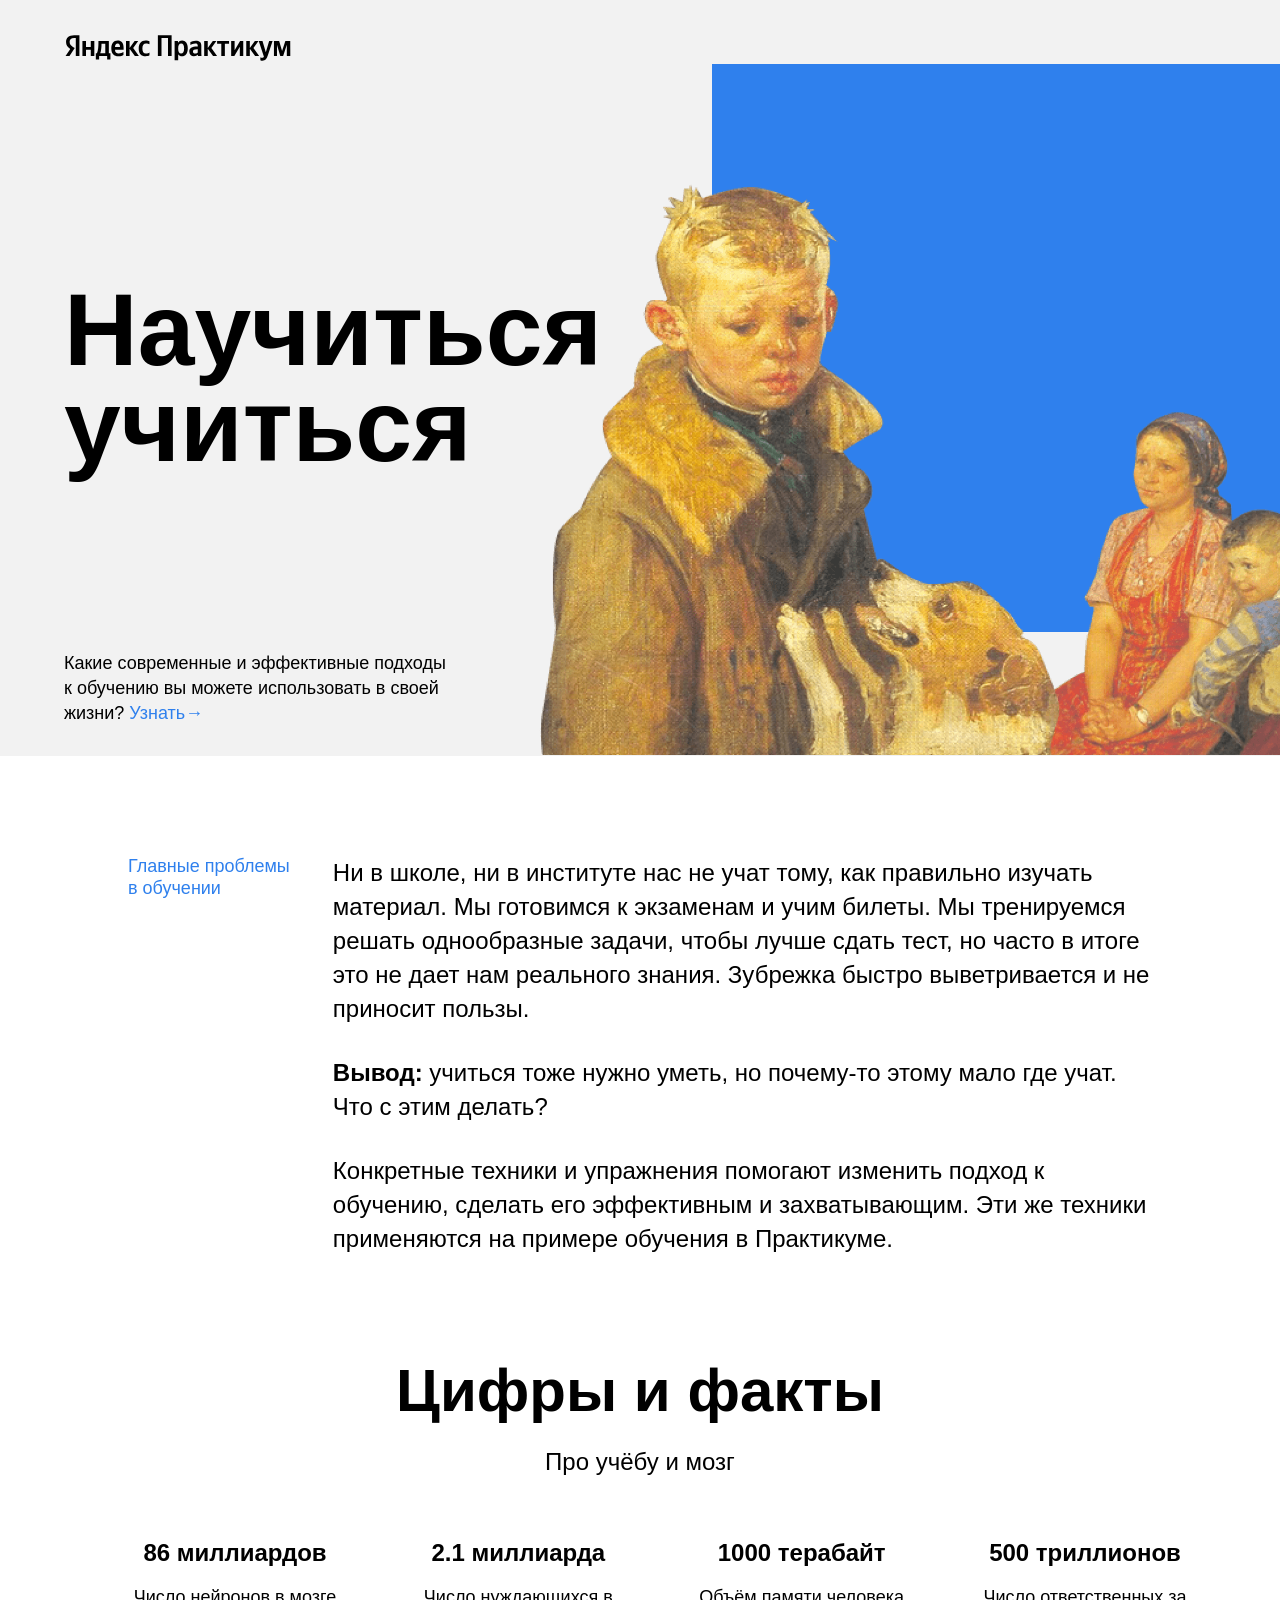
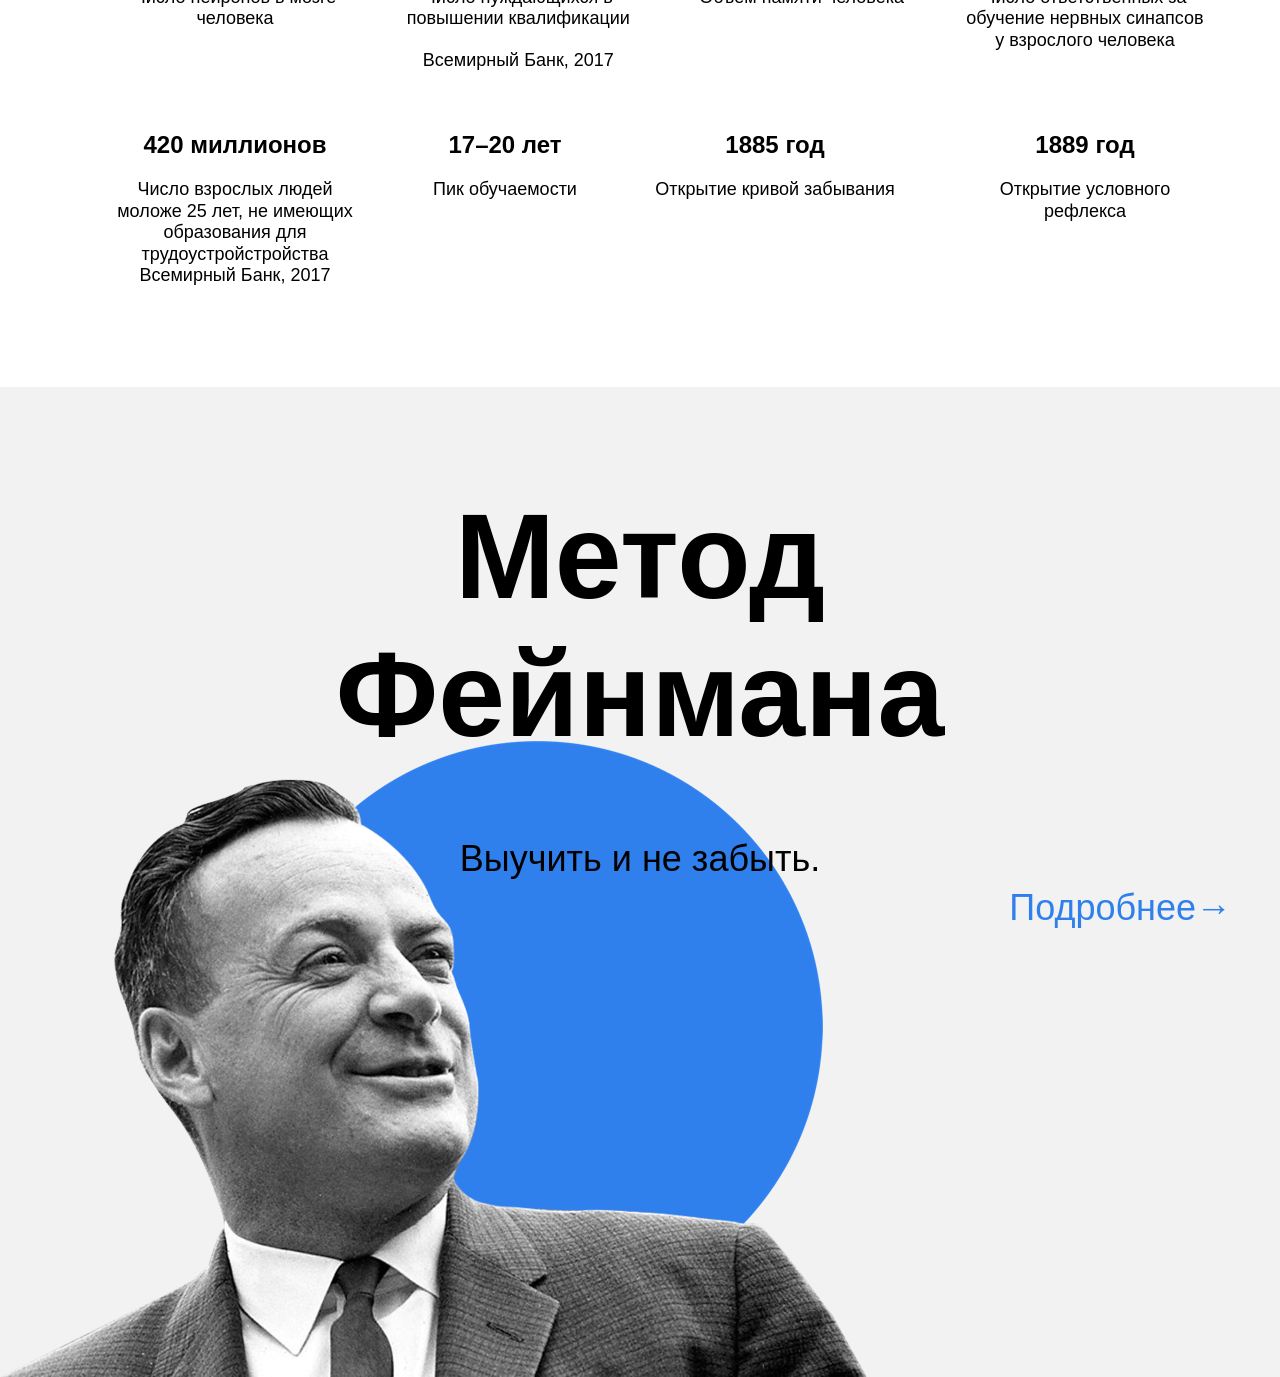
<file: index.html>
<!DOCTYPE html>
<html lang="ru">

<head>
    <meta charset="UTF-8">
    <meta name="viewport" content="width=device-width, initial-scale=1.0">
    <title>Научиться учиться</title>
    <link rel="stylesheet" href="styles/style.css">
    <link rel="stylesheet" href="styles/normalize.css">
    <meta name="description"
        content="Ни в школе, ни в институте нас не учат тому, как правильно изучать материал. Мы готовимся к экзаменам и учим билеты. Мы тренируемся решать однообразные задачи, чтобы лучше сдать тест, но часто в итоге это не дает нам реального знания. Зубрежка быстро выветривается и не приносит пользы.">
</head>

<body>
    <div class="page">
        <header class="header">
            <img src="./images/logo_place_header.svg" alt="Изображение" class="logo logo__place_header">
            <h1 class="header__title">Научиться учиться</h1>
            <p class="header__subtitle">Какие современные и эффективные подходы к обучению вы можете использовать в
                своей
                жизни? <a class="header__link">Узнать&#8594</a></p>
            <img src="./images/two_again.png" alt="Изображение" class="header__main-illustration">
            <div class="header__square-pic"></div>
        </header>

        <section class="description">
            <div class="two-columns">
                <h2 class="two-columns__brief">Главные проблемы в обучении</h2>
                <div class="two-columns__main-text">
                    <p class="two-columns__paragraph">
                        Ни в школе, ни в институте нас не учат тому, как правильно изучать
                        материал. Мы готовимся к экзаменам и учим билеты. Мы тренируемся
                        решать однообразные задачи, чтобы лучше сдать тест, но часто в
                        итоге это не дает нам реального знания. Зубрежка быстро
                        выветривается и не приносит пользы.
                    </p>
                    <p class="two-columns__paragraph"><span class="two-columns__span-accent">Вывод: </span> учиться тоже
                        нужно уметь, но почему-то этому мало где учат. Что с этим делать?
                    </p>
                    <p class="two-columns__paragraph">Конкретные техники и упражнения помогают изменить подход к обучению,
                        сделать его эффективным и захватывающим. Эти же техники применяются на примере обучения в Практикуме.
                    </p>
                </div>
            </div>
        </section>

        <section class="digits">
            <p class="section-title">Цифры и факты</p>
            <p class="section-subtitle">Про учёбу и мозг</p>
            <ul class="table">
                <li class="table__cell">
                <p class="table__heading">86 миллиардов</p>
                <p class="table__text">Число нейронов в мозге человека</p>
                </li>
                <li class="table__cell">
                <p class="table__heading">2.1 миллиарда</p>
                <p class="table__text">Число нуждающихся в повышении квалификации
                <p class="table__text">Всемирный Банк, 2017</p></p>
                </li>
                <li class="table__cell">
                <p class="table__heading">1000 терабайт</p>
                <p class="table__text">Объём памяти человека</p>
                </li>
                <li class="table__cell">
                <p class="table__heading">500 триллионов</p>
                <p class="table__text">Число ответственных за обучение нервных синапсов у взрослого человека</p>
                </li>
                <li class="table__cell">
                <p class="table__heading">420 миллионов</p>
                <p class="table__text">Число взрослых людей моложе 25 лет, не имеющих образования для трудоустройстройства Всемирный Банк, 2017</p>
                </li>
                <li class="table__cell">
                <p class="table__heading">17–20 лет</p>
                <p class="table__text">Пик обучаемости</p>
                </li>
                <li class="table__cell">
                <p class="table__heading">1885 год</p>
                <p class="table__text"> Открытие кривой забывания</p>
                </li>
                <ul class="table__cell">
                <p class="table__heading">1889 год</p>
                <p class="table__text">Открытие условного рефлекса</p>
            </li>
            </ul>
        </section>

        <section class="feynman">
            <img class="feynman__image" src = "images/feynman.png" alt="Изображение">
            <div class="feynman__title">Метод Фейнмана</div>
            <div class="feynman__subtitle">Выучить и не забыть.</div>
            <div class="feynman__link">Подробнее&#8594</div>
        </section>
    </div>
</body>
</html>
</file>
<file: styles/style.css>
.page {
    min-width: 1100px;
    /* мы ещё не умеем делать мобильную версию сайта, */
    /* поэтому выше установлена минимальная ширина страницы */
    max-width: 1600px;
    /* выше установили ограничение по максимальной ширине */
    margin: 0 auto;
    /* выше для экранов больше 1600px отцентрировали весь контент */
    font-family: 'Helvetica Neue', Arial, sans-serif;
}

.header {
    height: 100vh;
    min-height: 600px;
    max-height: 756px;
    width: 100%;
    display: flex;
    justify-content: flex-start;
    align-items: center;
    background-color: #f2f2f2;
    position: relative;
    /* выше установили ограничения для секции */
}

.logo {
    width: 228px;
    height: 32px;
}

.logo__place_header {
    position: absolute;
    top: 30px;
    left: 64px;
}

.header__title {
    width: 730px;
    padding-left: 64px;
    line-height: 96px;
    font-size: 102px;
    font-weight: 600;
    z-index: 3;
}

.header__subtitle {
    width: 388px;
    font-size: 18px;
    line-height: 25px;
    font-weight: normal;
    left: 64px;
    bottom: 30px;
    position: absolute;
    z-index: 3;
}

.header__link {
    font-size: 18px;
    line-height: 25px;
    color: #2f80ed;
    font-weight: normal;
}

.header__main-illustration {
    width: 765px;
    height: 608px;
    right: 0;
    top: 147px;
    position: absolute;
    z-index: 2;
}

/* ниже мы привели пример двух селекторов, чтобы вы вспомнили запись элемента */
.header__square-pic {
    height: 568px;
    width: 568px;
    position: absolute;
    background-color: #2f80ed;
    top: 64px;
    right: 0;
}

.two-columns{
    display: flex;
    justify-content: space-between;
    width: 80%;
    margin: 100px auto;
    min-width: 784px;
    align-items: flex-start;
}

.two-columns__brief{
    color: #2f80ed;
    line-height: 1.2;
    font-size: 18px;
    font-weight: normal;
    margin: 0;
    width: 175px;
}

.two-columns__main-text{
    text-align: left;
    display: flex;
    justify-content: flex-start;
    align-items: flex-start;
    flex-direction: column;
    gap: 30px;
    width: 80%;
}

.two-columns__paragraph{
    font-size: 24px;
    line-height: 34px;
    font-weight: normal;
    margin: 0;
}

.two-columns__span-accent{
    line-height: 34px;
    font-size: 24px;
    font-weight: 600;
}

.section-title{
    text-align: center;
    line-height: 1.15;
    font-size: 60px;
    font-weight: 600 ;
    width: 60%;
    margin: 100px auto 0;
}

.section-subtitle{
    text-align: center;
    line-height: 34px;
    font-size: 24px;
    font-weight: normal;
    width: 60%;
    margin: 20px auto 0;
}

.table{
    display: flex;
    justify-content: space-between;
    align-items: flex-start;
    flex-wrap: wrap;
    row-gap: 60px;
    margin: 60px auto 100px;
    width: 1100px;
}

.table__cell{
    width: 250px;
}

.table__heading{
    text-align: center;
    line-height: 1.15;
    font-size: 24px;
    font-weight: bold;
    margin: 0;
}

.table__text{
    margin-top: 20px;
    text-align: center;
    line-height: 1.2;
    font-size: 18px;
    font-weight: normal;
    width: 250px;
}
.ul{
    list-style: none;
    margin: 0;
    padding: 0;
}

li::marker{
    content: "";
}
.feynman{
    height: 890px;
    width: 100%;
    margin: 0 auto;
    background-color: #f2f2f2;
    position: relative;
    padding-top: 100px;
}

.feynman__image{
    width: 867px;
    height: 637px;
    position: absolute;
    z-index: 1;
    bottom: 0;
    left: 0;
}

.feynman__title{
    margin: 0 auto;
    text-align: center;
    line-height: 1.15;
    font-size: 120px;
    font-weight: 600 ;
    width: 648px;
    z-index: 2;
    position: relative;
}

.feynman__subtitle{
    margin: 0 auto;
    text-align: center;
    line-height: 51px;
    font-size: 36px;
    font-weight: normal;
    margin-top: 70px;
    z-index: 2;
    position: relative;
}

.feynman__link{
    line-height: 51px;
    font-size: 36px;
    font-weight: normal;
    color: #2f80ed;
    position: absolute;
    top: 50%;
    right: 48px;
}
</file>
